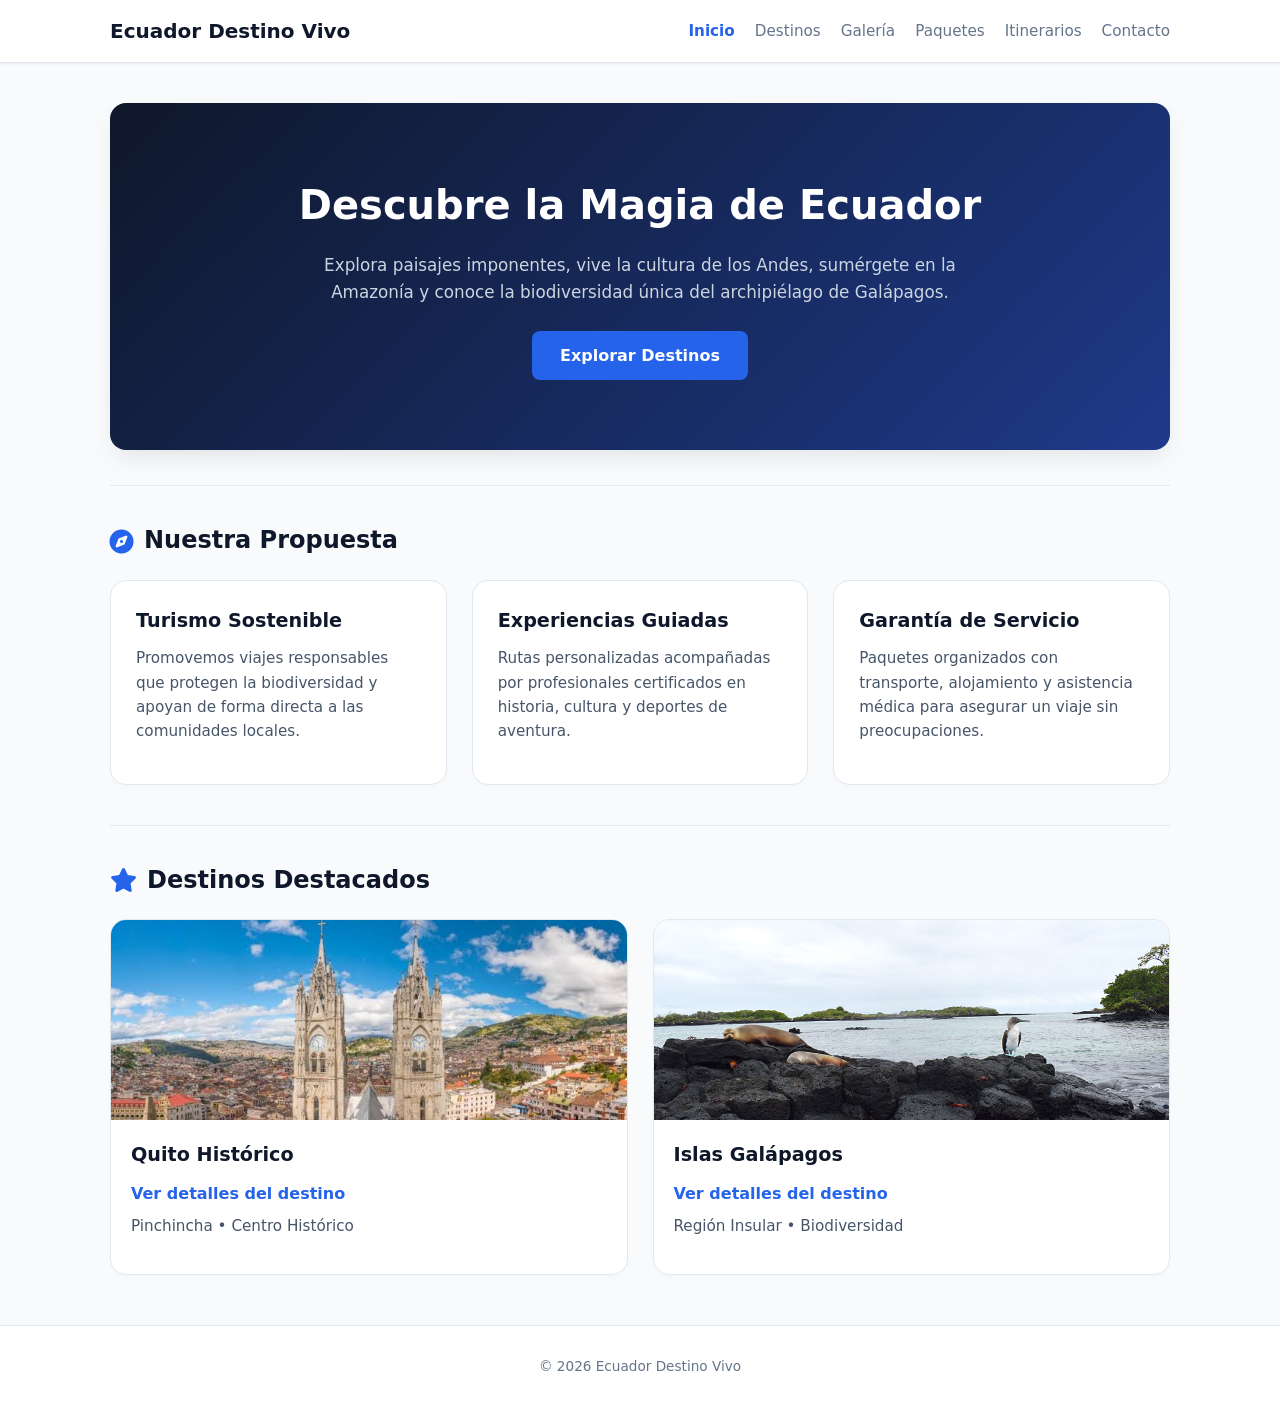
<file: index.html>
<!DOCTYPE html>
<html lang="es">
    <head>
        <meta charset="UTF-8">
        <meta name="viewport" content="width=device-width, initial-scale=1.0">
        <title>Ecuador Destino Vivo - Inicio</title>
        <link rel="stylesheet" href="./css/estilo.css">
        <link rel="stylesheet" href="https://cdnjs.cloudflare.com/ajax/libs/font-awesome/6.4.0/css/all.min.css">
    </head>
    <body>

        <nav id="menu">
            <div class="menu-contenido">
                <a href="index.html" class="logo-nombre">Ecuador Destino Vivo</a>
                <ul class="menu-links">
                    <li><a href="index.html" class="activo">Inicio</a></li>
                    <li><a href="destinos.html">Destinos</a></li>
                    <li><a href="galeria.html">Galería</a></li>
                    <li><a href="paquetes.html">Paquetes</a></li>
                    <li><a href="itinerarios.html">Itinerarios</a></li>
                    <li><a href="contacto.html">Contacto</a></li>
                </ul>
            </div>
        </nav>

        <main class="contenedor">

            <section id="presentacion" class="seccion-hero">
                <h1>Descubre la Magia de Ecuador</h1>
                <p>
                    Explora paisajes imponentes, vive la cultura de los Andes, sumérgete en la Amazonía 
                    y conoce la biodiversidad única del archipiélago de Galápagos.
                </p>
                <a href="destinos.html" class="boton-cta">Explorar Destinos</a>
            </section>

            <hr class="separador">

            <section id="identidad" class="seccion">
                <h2><i class="fa-solid fa-compass icono-titulo"></i> Nuestra Propuesta</h2>
                
                <div class="grid-tarjetas">
                    <article class="tarjeta">
                        <h3>Turismo Sostenible</h3>
                        <p>Promovemos viajes responsables que protegen la biodiversidad y apoyan de forma directa a las comunidades locales.</p>
                    </article>

                    <article class="tarjeta">
                        <h3>Experiencias Guiadas</h3>
                        <p>Rutas personalizadas acompañadas por profesionales certificados en historia, cultura y deportes de aventura.</p>
                    </article>

                    <article class="tarjeta">
                        <h3>Garantía de Servicio</h3>
                        <p>Paquetes organizados con transporte, alojamiento y asistencia médica para asegurar un viaje sin preocupaciones.</p>
                    </article>
                </div>
            </section>

            <hr class="separador">

            <section id="destacados" class="seccion">
                <h2><i class="fa-solid fa-star icono-titulo"></i> Destinos Destacados</h2>
                
                <div class="grid-tarjetas">
                    <article class="tarjeta tarjeta-imagen">
                        <img src="./img/quito.jpg" alt="Quito Centro Histórico" class="imagen-destino">
                        <div class="contenido-tarjeta">
                            <h3>Quito Histórico</h3>
                            <a href="destinos.html#quito" class="institucion-link">Ver detalles del destino</a>
                            <p class="detalles">Pinchincha • Centro Histórico</p>
                        </div>
                    </article>

                    <article class="tarjeta tarjeta-imagen">
                        <img src="./img/galapagos.jpg" alt="Islas Galápagos" class="imagen-destino">
                        <div class="contenido-tarjeta">
                            <h3>Islas Galápagos</h3>
                            <a href="destinos.html#galapagos" class="institucion-link">Ver detalles del destino</a>
                            <p class="detalles">Región Insular • Biodiversidad</p>
                        </div>
                    </article>
                </div>
            </section>

        </main>

        <footer id="pie">
            <p>&copy; 2026 Ecuador Destino Vivo</p>
        </footer>

    </body>
</html>
</file>
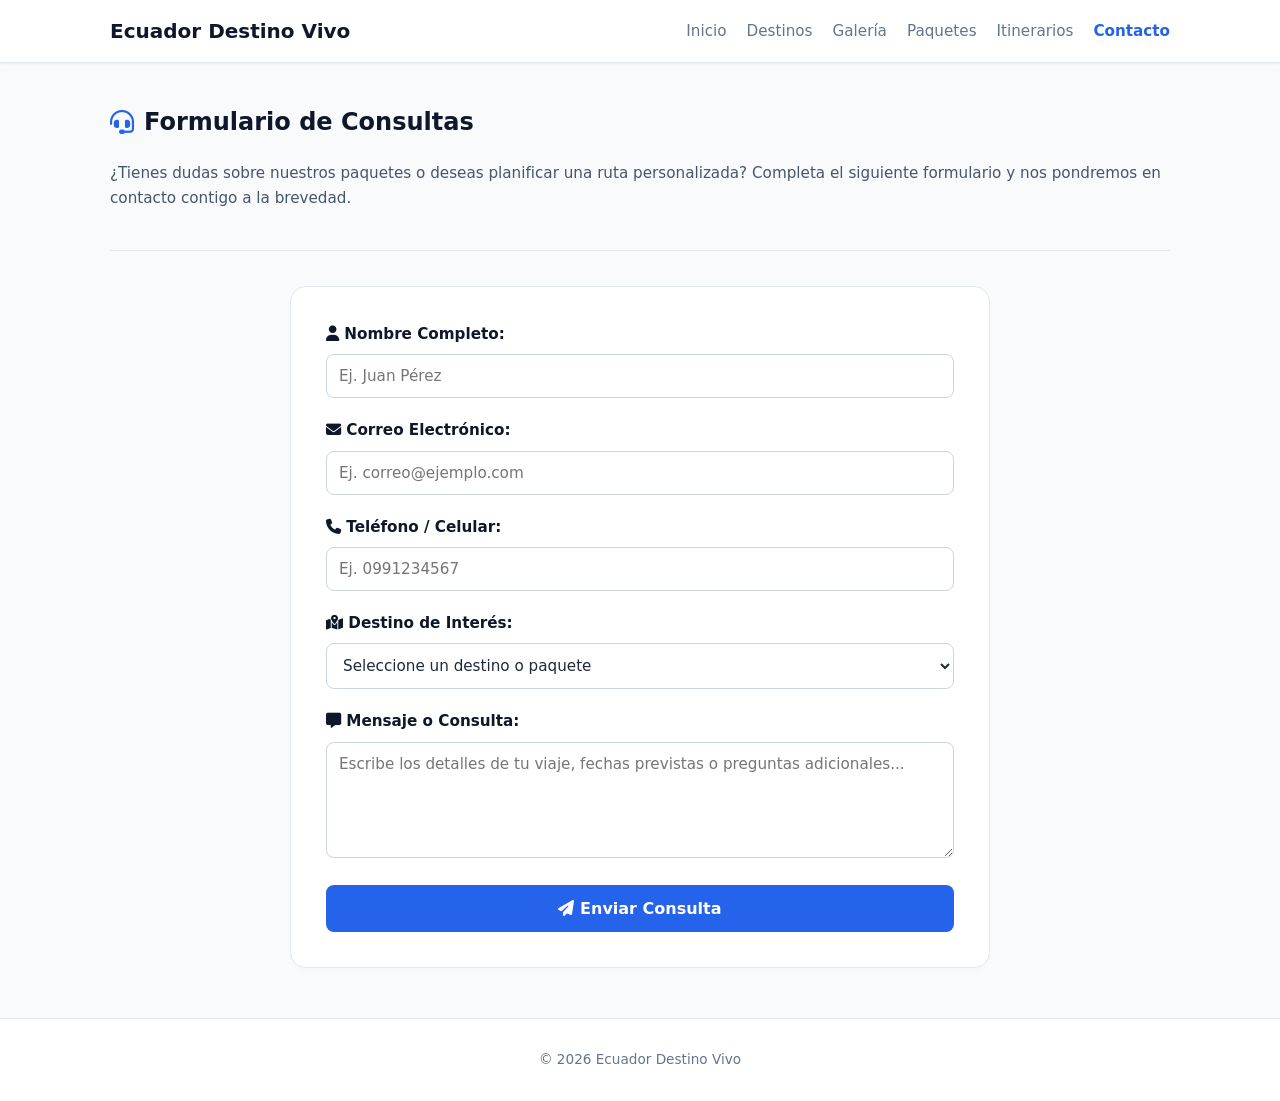
<file: contacto.html>
<!DOCTYPE html>
<html lang="es">
    <head>
        <meta charset="UTF-8">
        <meta name="viewport" content="width=device-width, initial-scale=1.0">
        <title>Ecuador Destino Vivo - Contacto</title>
        <link rel="stylesheet" href="./css/estilo.css">
        <link rel="stylesheet" href="https://cdnjs.cloudflare.com/ajax/libs/font-awesome/6.4.0/css/all.min.css">
    </head>
    <body>

        <nav id="menu">
            <div class="menu-contenido">
                <a href="index.html" class="logo-nombre">Ecuador Destino Vivo</a>
                <ul class="menu-links">
                    <li><a href="index.html">Inicio</a></li>
                    <li><a href="destinos.html">Destinos</a></li>
                    <li><a href="galeria.html">Galería</a></li>
                    <li><a href="paquetes.html">Paquetes</a></li>
                    <li><a href="itinerarios.html">Itinerarios</a></li>
                    <li><a href="contacto.html" class="activo">Contacto</a></li>
                </ul>
            </div>
        </nav>

        <main class="contenedor">

            <section class="seccion">
                <h2><i class="fa-solid fa-headset icono-titulo"></i> Formulario de Consultas</h2>
                <p class="descripcion-larga">
                    ¿Tienes dudas sobre nuestros paquetes o deseas planificar una ruta personalizada? Completa el siguiente formulario y nos pondremos en contacto contigo a la brevedad.
                </p>
            </section>

            <hr class="separador">

            <section class="seccion">
                <form action="#" method="POST" class="formulario-contacto">
                    
                    <div class="grupo-formulario">
                        <label for="nombre"><i class="fa-solid fa-user"></i> Nombre Completo:</label>
                        <input type="text" id="nombre" name="nombre" placeholder="Ej. Juan Pérez" required>
                    </div>

                    <div class="grupo-formulario">
                        <label for="correo"><i class="fa-solid fa-envelope"></i> Correo Electrónico:</label>
                        <input type="email" id="correo" name="correo" placeholder="Ej. correo@ejemplo.com" required>
                    </div>

                    <div class="grupo-formulario">
                        <label for="telefono"><i class="fa-solid fa-phone"></i> Teléfono / Celular:</label>
                        <input type="tel" id="telefono" name="telefono" placeholder="Ej. 0991234567" pattern="[0-9]{10}" title="Debe ingresar un número de 10 dígitos" required>
                    </div>

                    <div class="grupo-formulario">
                        <label for="destino"><i class="fa-solid fa-map-location-dot"></i> Destino de Interés:</label>
                        <select id="destino" name="destino" required>
                            <option value="" disabled selected>Seleccione un destino o paquete</option>
                            <option value="quito">Quito Colonial</option>
                            <option value="banos">Baños de Agua Santa</option>
                            <option value="galapagos">Islas Galápagos</option>
                            <option value="cuenca">Cuenca Patrimonial</option>
                            <option value="paquete-andina">Paquete: Aventura Andina</option>
                            <option value="paquete-insular">Paquete: Encanto Insular</option>
                            <option value="paquete-cultura">Paquete: Cultura y Tradición</option>
                        </select>
                    </div>

                    <div class="grupo-formulario">
                        <label for="mensaje"><i class="fa-solid fa-message"></i> Mensaje o Consulta:</label>
                        <textarea id="mensaje" name="mensaje" rows="5" placeholder="Escribe los detalles de tu viaje, fechas previstas o preguntas adicionales..." required></textarea>
                    </div>

                    <button type="submit" class="boton-enviar"><i class="fa-solid fa-paper-plane"></i> Enviar Consulta</button>

                </form>
            </section>

        </main>

        <footer id="pie">
            <p>&copy; 2026 Ecuador Destino Vivo</p>
        </footer>

    </body>
</html>
</file>
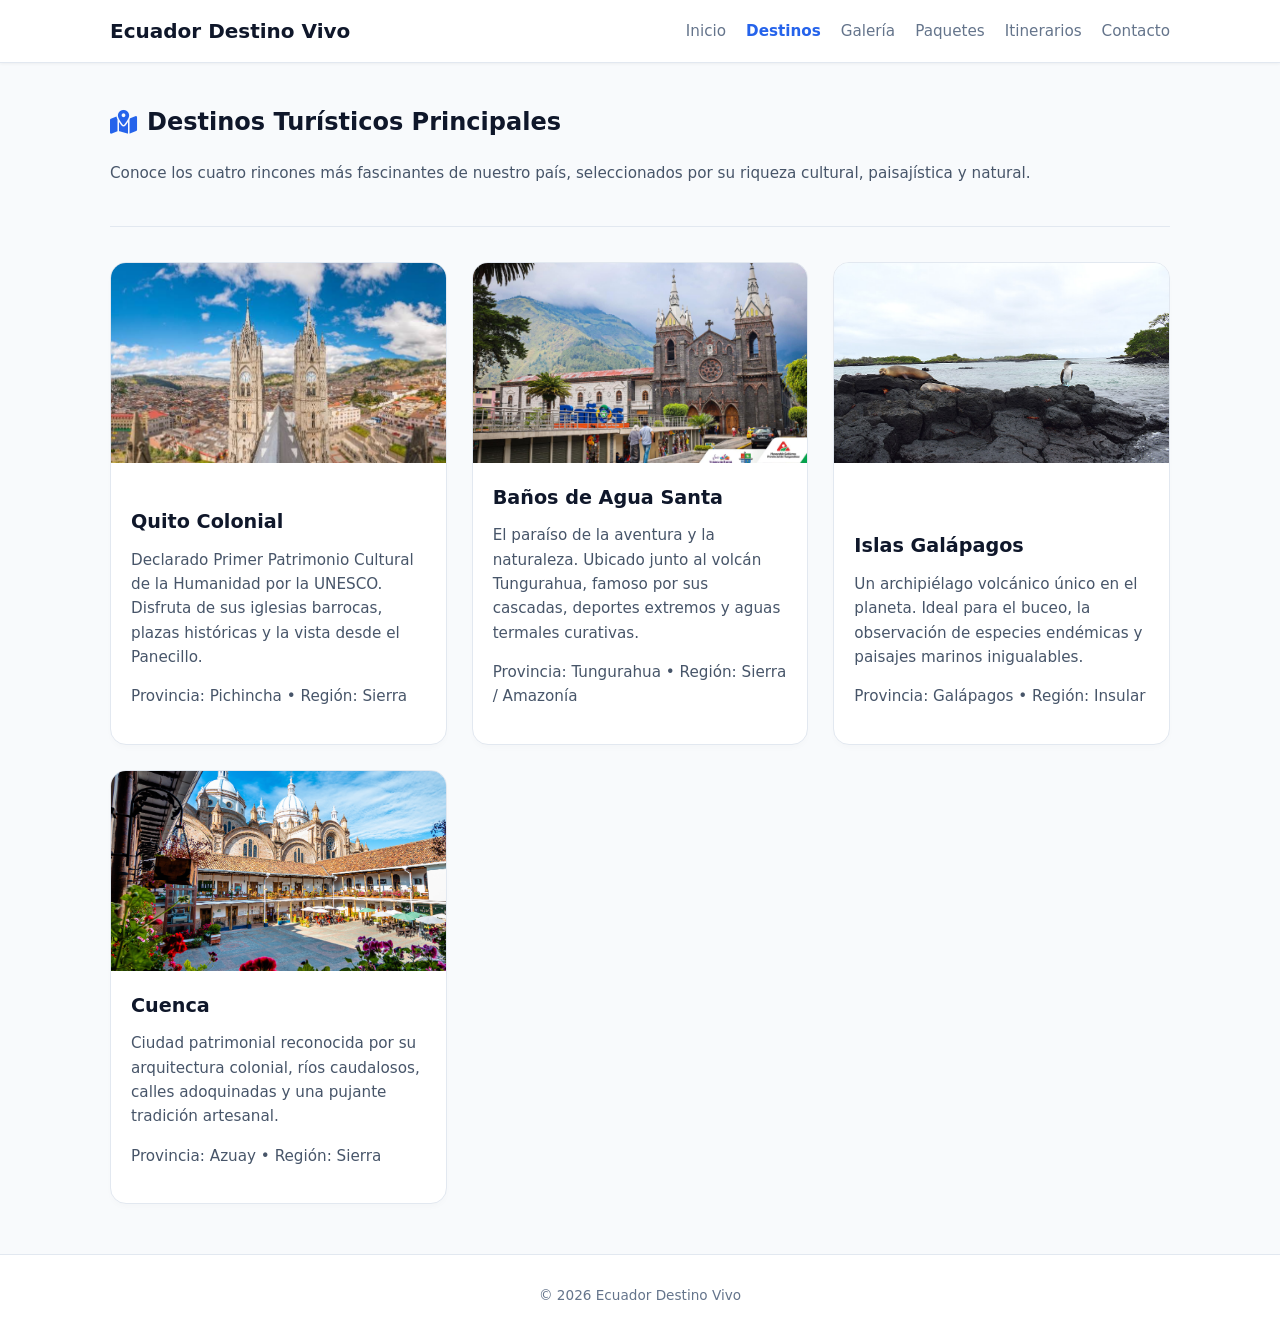
<file: destinos.html>
<!DOCTYPE html>
<html lang="es">
    <head>
        <meta charset="UTF-8">
        <meta name="viewport" content="width=device-width, initial-scale=1.0">
        <title>Ecuador Destino Vivo - Destinos</title>
        <link rel="stylesheet" href="./css/estilo.css">
        <link rel="stylesheet" href="https://cdnjs.cloudflare.com/ajax/libs/font-awesome/6.4.0/css/all.min.css">
    </head>
    <body>

        <nav id="menu">
            <div class="menu-contenido">
                <a href="index.html" class="logo-nombre">Ecuador Destino Vivo</a>
                <ul class="menu-links">
                    <li><a href="index.html">Inicio</a></li>
                    <li><a href="destinos.html" class="activo">Destinos</a></li>
                    <li><a href="galeria.html">Galería</a></li>
                    <li><a href="paquetes.html">Paquetes</a></li>
                    <li><a href="itinerarios.html">Itinerarios</a></li>
                    <li><a href="contacto.html">Contacto</a></li>
                </ul>
            </div>
        </nav>

        <main class="contenedor">

            <section class="seccion">
                <h2><i class="fa-solid fa-map-location-dot icono-titulo"></i> Destinos Turísticos Principales</h2>
                <p class="descripcion-larga">
                    Conoce los cuatro rincones más fascinantes de nuestro país, seleccionados por su riqueza cultural, paisajística y natural.
                </p>
            </section>

            <hr class="separador">

            <section class="seccion">
                <div class="grid-tarjetas">
                    
                    <article id="quito" class="tarjeta tarjeta-imagen">
                        <img src="./img/quito.jpg" alt="Quito" class="imagen-destino">
                        <div class="contenido-tarjeta">
                            <h3>Quito Colonial</h3>
                            <p class="descripcion-larga">
                                Declarado Primer Patrimonio Cultural de la Humanidad por la UNESCO. Disfruta de sus iglesias barrocas, plazas históricas y la vista desde el Panecillo.
                            </p>
                            <p class="detalles">Provincia: Pichincha • Región: Sierra</p>
                        </div>
                    </article>

                    <article id="banos" class="tarjeta tarjeta-imagen">
                        <img src="./img/baños.jpg" alt="Baños de Agua Santa" class="imagen-destino">
                        <div class="contenido-tarjeta">
                            <h3>Baños de Agua Santa</h3>
                            <p class="descripcion-larga">
                                El paraíso de la aventura y la naturaleza. Ubicado junto al volcán Tungurahua, famoso por sus cascadas, deportes extremos y aguas termales curativas.
                            </p>
                            <p class="detalles">Provincia: Tungurahua • Región: Sierra / Amazonía</p>
                        </div>
                    </article>

                    <article id="galapagos" class="tarjeta tarjeta-imagen">
                        <img src="./img/galapagos.jpg" alt="Islas Galápagos" class="imagen-destino">
                        <div class="contenido-tarjeta">
                            <h3>Islas Galápagos</h3>
                            <p class="descripcion-larga">
                                Un archipiélago volcánico único en el planeta. Ideal para el buceo, la observación de especies endémicas y paisajes marinos inigualables.
                            </p>
                            <p class="detalles">Provincia: Galápagos • Región: Insular</p>
                        </div>
                    </article>

                    <article id="cuenca" class="tarjeta tarjeta-imagen">
                        <img src="./img/cuenca.jpg" alt="Cuenca" class="imagen-destino">
                        <div class="contenido-tarjeta">
                            <h3>Cuenca</h3>
                            <p class="descripcion-larga">
                                Ciudad patrimonial reconocida por su arquitectura colonial, ríos caudalosos, calles adoquinadas y una pujante tradición artesanal.
                            </p>
                            <p class="detalles">Provincia: Azuay • Región: Sierra</p>
                        </div>
                    </article>

                </div>
            </section>

        </main>

        <footer id="pie">
            <p>&copy; 2026 Ecuador Destino Vivo</p>
        </footer>

    </body>
</html>
</file>
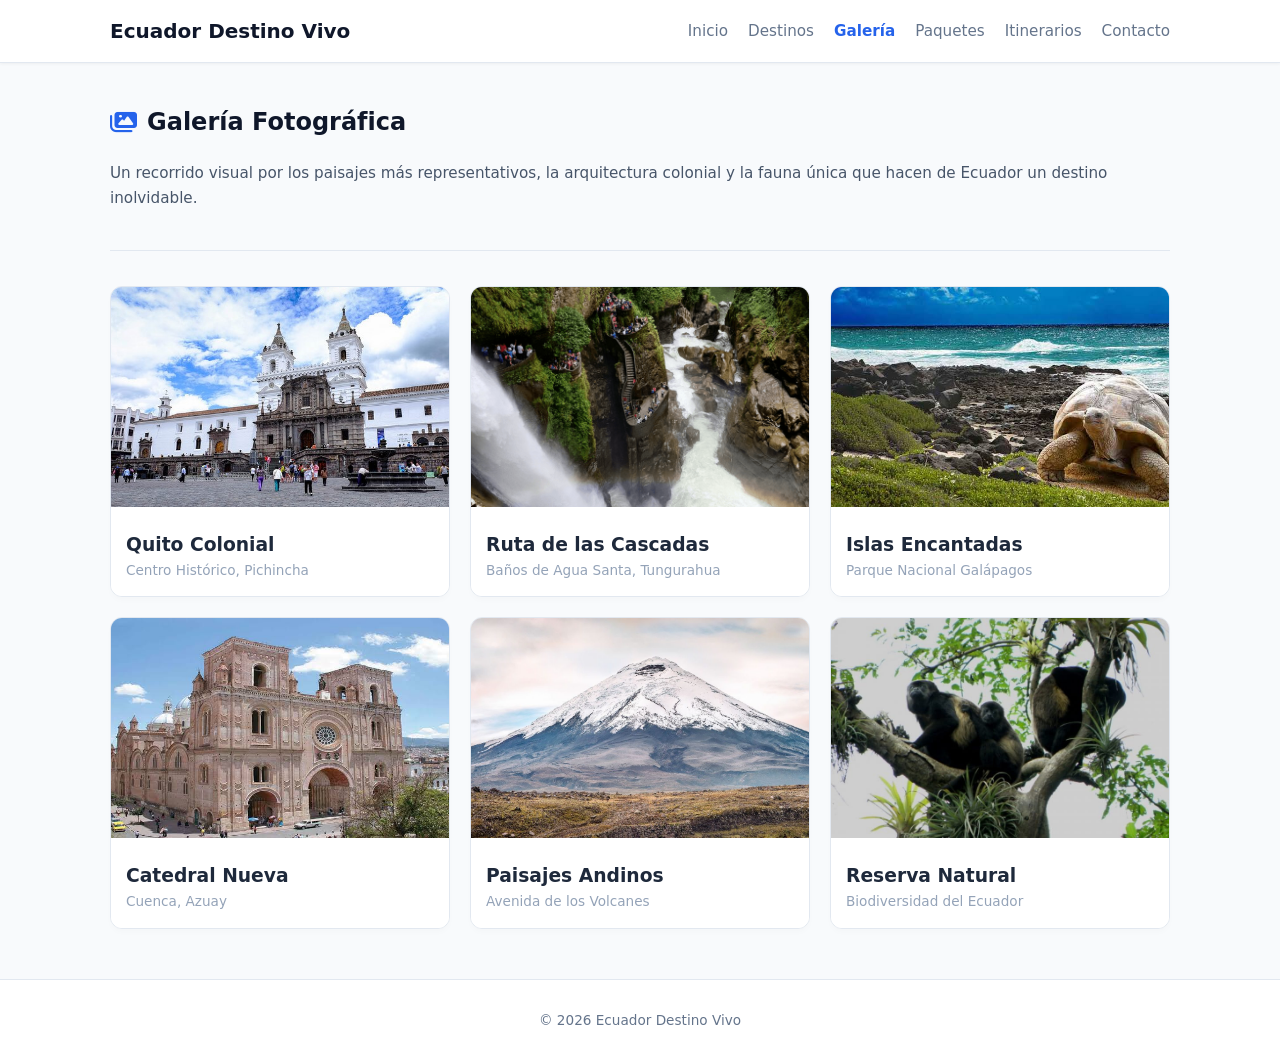
<file: galeria.html>
<!DOCTYPE html>
<html lang="es">
    <head>
        <meta charset="UTF-8">
        <meta name="viewport" content="width=device-width, initial-scale=1.0">
        <title>Ecuador Destino Vivo - Galería</title>
        <link rel="stylesheet" href="./css/estilo.css">
        <link rel="stylesheet" href="https://cdnjs.cloudflare.com/ajax/libs/font-awesome/6.4.0/css/all.min.css">
    </head>
    <body>

        <nav id="menu">
            <div class="menu-contenido">
                <a href="index.html" class="logo-nombre">Ecuador Destino Vivo</a>
                <ul class="menu-links">
                    <li><a href="index.html">Inicio</a></li>
                    <li><a href="destinos.html">Destinos</a></li>
                    <li><a href="galeria.html" class="activo">Galería</a></li>
                    <li><a href="paquetes.html">Paquetes</a></li>
                    <li><a href="itinerarios.html">Itinerarios</a></li>
                    <li><a href="contacto.html">Contacto</a></li>
                </ul>
            </div>
        </nav>

        <main class="contenedor">

            <section class="seccion">
                <h2><i class="fa-solid fa-images icono-titulo"></i> Galería Fotográfica</h2>
                <p class="descripcion-larga">
                    Un recorrido visual por los paisajes más representativos, la arquitectura colonial y la fauna única que hacen de Ecuador un destino inolvidable.
                </p>
            </section>

            <hr class="separador">

            <section class="seccion">
                <div class="grid-galeria">
                    
                    <article class="item-galeria">
                        <img src="./img/centroHistorico.jpg" alt="Iglesia de la Compañía en Quito" class="imagen-galeria">
                        <div class="pie-imagen">
                            <h3>Quito Colonial</h3>
                            <p class="detalles">Centro Histórico, Pichincha</p>
                        </div>
                    </article>

                    <article class="item-galeria">
                        <img src="./img/aguaSanta.jpg" alt="Cascada en Baños de Agua Santa" class="imagen-galeria">
                        <div class="pie-imagen">
                            <h3>Ruta de las Cascadas</h3>
                            <p class="detalles">Baños de Agua Santa, Tungurahua</p>
                        </div>
                    </article>

                    <article class="item-galeria">
                        <img src="./img/parqueGalapagos.jpg" alt="Paisaje de Islas Galápagos" class="imagen-galeria">
                        <div class="pie-imagen">
                            <h3>Islas Encantadas</h3>
                            <p class="detalles">Parque Nacional Galápagos</p>
                        </div>
                    </article>

                    <article class="item-galeria">
                        <img src="./img/catedral.jpg" alt="Catedral de Cuenca" class="imagen-galeria">
                        <div class="pie-imagen">
                            <h3>Catedral Nueva</h3>
                            <p class="detalles">Cuenca, Azuay</p>
                        </div>
                    </article>

                    <article class="item-galeria">
                        <img src="./img/volcanes.jpg" alt="Paisaje Andino" class="imagen-galeria">
                        <div class="pie-imagen">
                            <h3>Paisajes Andinos</h3>
                            <p class="detalles">Avenida de los Volcanes</p>
                        </div>
                    </article>

                    <article class="item-galeria">
                        <img src="./img/biodiversidad.jpg" alt="Naturaleza y Selva" class="imagen-galeria">
                        <div class="pie-imagen">
                            <h3>Reserva Natural</h3>
                            <p class="detalles">Biodiversidad del Ecuador</p>
                        </div>
                    </article>

                </div>
            </section>

        </main>

        <footer id="pie">
            <p>&copy; 2026 Ecuador Destino Vivo</p>
        </footer>

    </body>
</html>
</file>
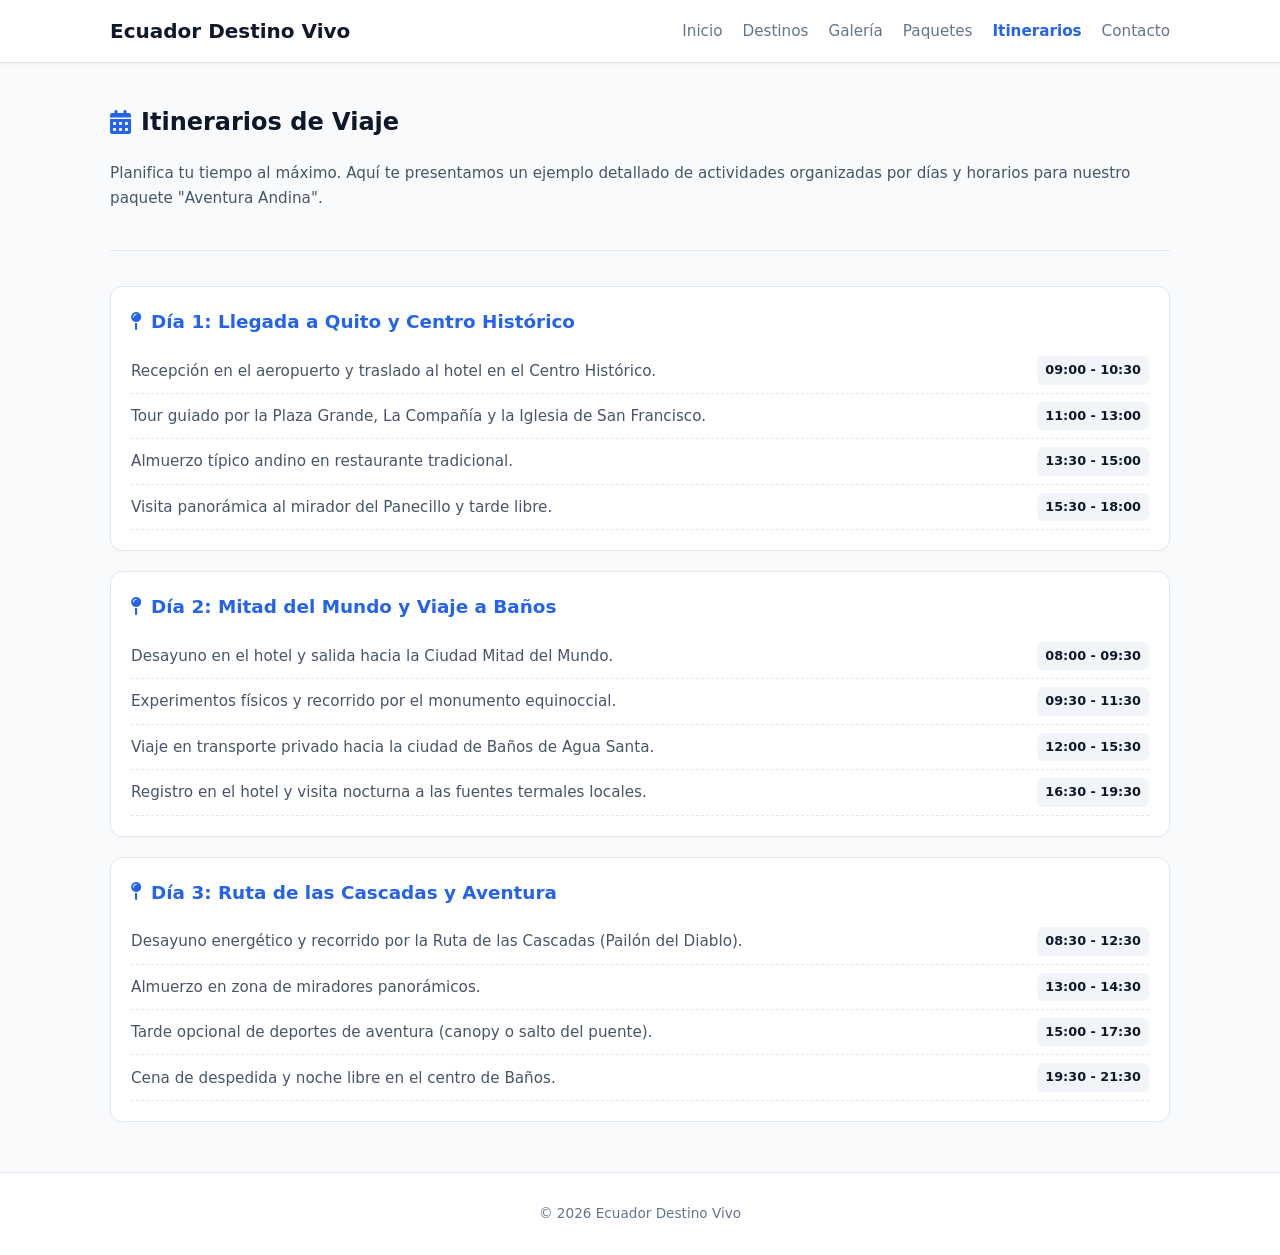
<file: itinerarios.html>
<!DOCTYPE html>
<html lang="es">
    <head>
        <meta charset="UTF-8">
        <meta name="viewport" content="width=device-width, initial-scale=1.0">
        <title>Ecuador Destino Vivo - Itinerarios</title>
        <link rel="stylesheet" href="./css/estilo.css">
        <link rel="stylesheet" href="https://cdnjs.cloudflare.com/ajax/libs/font-awesome/6.4.0/css/all.min.css">
    </head>
    <body>

        <nav id="menu">
            <div class="menu-contenido">
                <a href="index.html" class="logo-nombre">Ecuador Destino Vivo</a>
                <ul class="menu-links">
                    <li><a href="index.html">Inicio</a></li>
                    <li><a href="destinos.html">Destinos</a></li>
                    <li><a href="galeria.html">Galería</a></li>
                    <li><a href="paquetes.html">Paquetes</a></li>
                    <li><a href="itinerarios.html" class="activo">Itinerarios</a></li>
                    <li><a href="contacto.html">Contacto</a></li>
                </ul>
            </div>
        </nav>

        <main class="contenedor">

            <section class="seccion">
                <h2><i class="fa-solid fa-calendar-days icono-titulo"></i> Itinerarios de Viaje</h2>
                <p class="descripcion-larga">
                    Planifica tu tiempo al máximo. Aquí te presentamos un ejemplo detallado de actividades organizadas por días y horarios para nuestro paquete "Aventura Andina".
                </p>
            </section>

            <hr class="separador">

            <section class="seccion">
                <div class="contenedor-itinerario">
                    
                    <div class="bloque-dia">
                        <h3><i class="fa-solid fa-map-pin"></i> Día 1: Llegada a Quito y Centro Histórico</h3>
                        <ul class="lista-actividades">
                            <li><span>Recepción en el aeropuerto y traslado al hotel en el Centro Histórico.</span> <span class="horario">09:00 - 10:30</span></li>
                            <li><span>Tour guiado por la Plaza Grande, La Compañía y la Iglesia de San Francisco.</span> <span class="horario">11:00 - 13:00</span></li>
                            <li><span>Almuerzo típico andino en restaurante tradicional.</span> <span class="horario">13:30 - 15:00</span></li>
                            <li><span>Visita panorámica al mirador del Panecillo y tarde libre.</span> <span class="horario">15:30 - 18:00</span></li>
                        </ul>
                    </div>

                    <div class="bloque-dia">
                        <h3><i class="fa-solid fa-map-pin"></i> Día 2: Mitad del Mundo y Viaje a Baños</h3>
                        <ul class="lista-actividades">
                            <li><span>Desayuno en el hotel y salida hacia la Ciudad Mitad del Mundo.</span> <span class="horario">08:00 - 09:30</span></li>
                            <li><span>Experimentos físicos y recorrido por el monumento equinoccial.</span> <span class="horario">09:30 - 11:30</span></li>
                            <li><span>Viaje en transporte privado hacia la ciudad de Baños de Agua Santa.</span> <span class="horario">12:00 - 15:30</span></li>
                            <li><span>Registro en el hotel y visita nocturna a las fuentes termales locales.</span> <span class="horario">16:30 - 19:30</span></li>
                        </ul>
                    </div>

                    <div class="bloque-dia">
                        <h3><i class="fa-solid fa-map-pin"></i> Día 3: Ruta de las Cascadas y Aventura</h3>
                        <ul class="lista-actividades">
                            <li><span>Desayuno energético y recorrido por la Ruta de las Cascadas (Pailón del Diablo).</span> <span class="horario">08:30 - 12:30</span></li>
                            <li><span>Almuerzo en zona de miradores panorámicos.</span> <span class="horario">13:00 - 14:30</span></li>
                            <li><span>Tarde opcional de deportes de aventura (canopy o salto del puente).</span> <span class="horario">15:00 - 17:30</span></li>
                            <li><span>Cena de despedida y noche libre en el centro de Baños.</span> <span class="horario">19:30 - 21:30</span></li>
                        </ul>
                    </div>

                </div>
            </section>

        </main>

        <footer id="pie">
            <p>&copy; 2026 Ecuador Destino Vivo</p>
        </footer>

    </body>
</html>
</file>
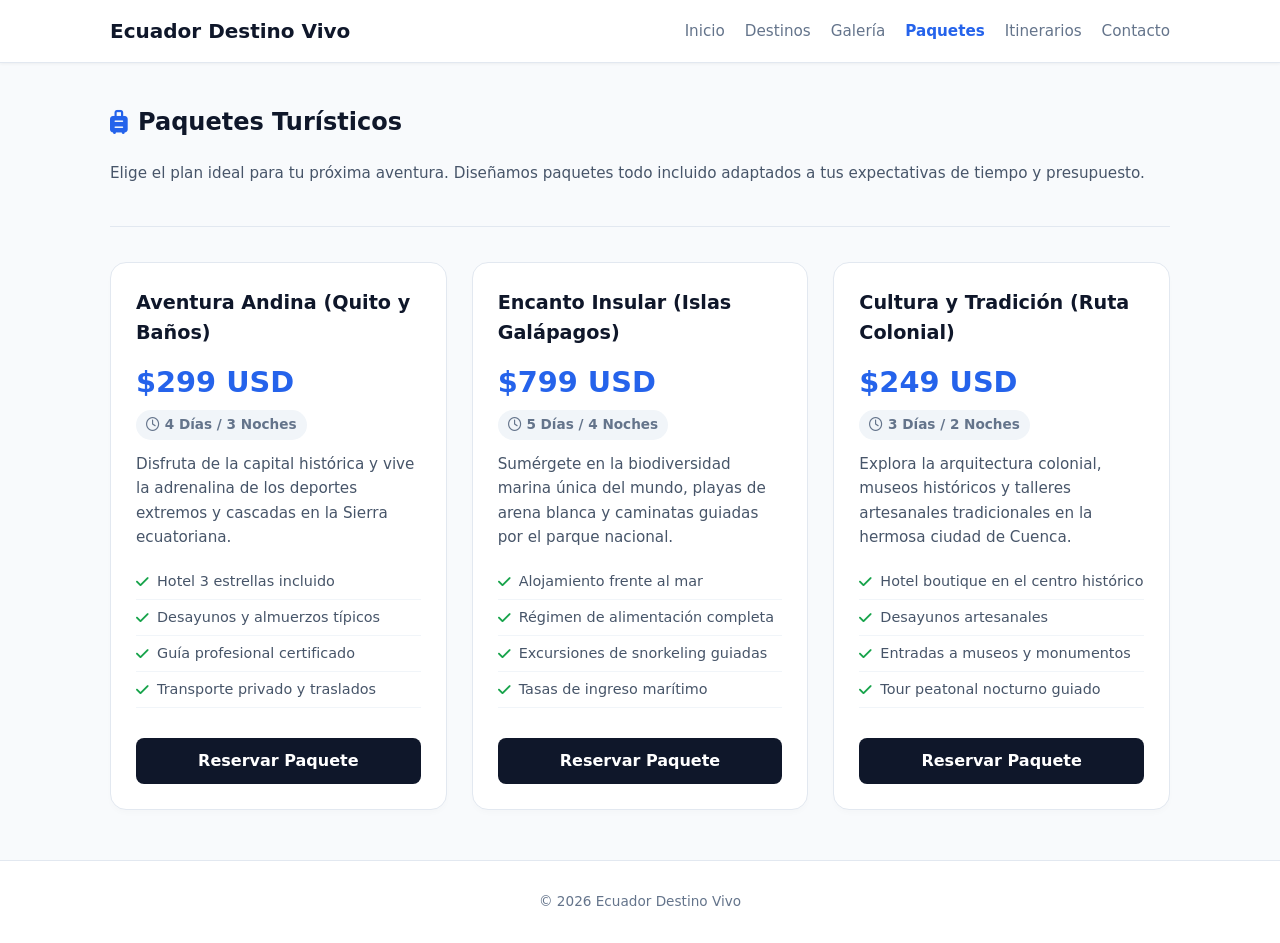
<file: paquetes.html>
<!DOCTYPE html>
<html lang="es">
    <head>
        <meta charset="UTF-8">
        <meta name="viewport" content="width=device-width, initial-scale=1.0">
        <title>Ecuador Destino Vivo - Paquetes</title>
        <link rel="stylesheet" href="./css/estilo.css">
        <link rel="stylesheet" href="https://cdnjs.cloudflare.com/ajax/libs/font-awesome/6.4.0/css/all.min.css">
    </head>
    <body>

        <nav id="menu">
            <div class="menu-contenido">
                <a href="index.html" class="logo-nombre">Ecuador Destino Vivo</a>
                <ul class="menu-links">
                    <li><a href="index.html">Inicio</a></li>
                    <li><a href="destinos.html">Destinos</a></li>
                    <li><a href="galeria.html">Galería</a></li>
                    <li><a href="paquetes.html" class="activo">Paquetes</a></li>
                    <li><a href="itinerarios.html">Itinerarios</a></li>
                    <li><a href="contacto.html">Contacto</a></li>
                </ul>
            </div>
        </nav>

        <main class="contenedor">

            <section class="seccion">
                <h2><i class="fa-solid fa-suitcase-rolling icono-titulo"></i> Paquetes Turísticos</h2>
                <p class="descripcion-larga">
                    Elige el plan ideal para tu próxima aventura. Diseñamos paquetes todo incluido adaptados a tus expectativas de tiempo y presupuesto.
                </p>
            </section>

            <hr class="separador">

            <section class="seccion">
                <div class="grid-tarjetas">
                    
                    <article class="tarjeta">
                        <div>
                            <h3>Aventura Andina (Quito y Baños)</h3>
                            <div class="precio-paquete">$299 USD</div>
                            <div class="duracion-paquete"><i class="fa-regular fa-clock"></i> 4 Días / 3 Noches</div>
                            <p class="descripcion-larga">
                                Disfruta de la capital histórica y vive la adrenalina de los deportes extremos y cascadas en la Sierra ecuatoriana.
                            </p>
                            <ul class="lista-servicios">
                                <li><i class="fa-solid fa-check"></i> Hotel 3 estrellas incluido</li>
                                <li><i class="fa-solid fa-check"></i> Desayunos y almuerzos típicos</li>
                                <li><i class="fa-solid fa-check"></i> Guía profesional certificado</li>
                                <li><i class="fa-solid fa-check"></i> Transporte privado y traslados</li>
                            </ul>
                        </div>
                        <a href="contacto.html" class="boton-paquete">Reservar Paquete</a>
                    </article>

                    <article class="tarjeta">
                        <div>
                            <h3>Encanto Insular (Islas Galápagos)</h3>
                            <div class="precio-paquete">$799 USD</div>
                            <div class="duracion-paquete"><i class="fa-regular fa-clock"></i> 5 Días / 4 Noches</div>
                            <p class="descripcion-larga">
                                Sumérgete en la biodiversidad marina única del mundo, playas de arena blanca y caminatas guiadas por el parque nacional.
                            </p>
                            <ul class="lista-servicios">
                                <li><i class="fa-solid fa-check"></i> Alojamiento frente al mar</li>
                                <li><i class="fa-solid fa-check"></i> Régimen de alimentación completa</li>
                                <li><i class="fa-solid fa-check"></i> Excursiones de snorkeling guiadas</li>
                                <li><i class="fa-solid fa-check"></i> Tasas de ingreso marítimo</li>
                            </ul>
                        </div>
                        <a href="contacto.html" class="boton-paquete">Reservar Paquete</a>
                    </article>

                    <article class="tarjeta">
                        <div>
                            <h3>Cultura y Tradición (Ruta Colonial)</h3>
                            <div class="precio-paquete">$249 USD</div>
                            <div class="duracion-paquete"><i class="fa-regular fa-clock"></i> 3 Días / 2 Noches</div>
                            <p class="descripcion-larga">
                                Explora la arquitectura colonial, museos históricos y talleres artesanales tradicionales en la hermosa ciudad de Cuenca.
                            </p>
                            <ul class="lista-servicios">
                                <li><i class="fa-solid fa-check"></i> Hotel boutique en el centro histórico</li>
                                <li><i class="fa-solid fa-check"></i> Desayunos artesanales</li>
                                <li><i class="fa-solid fa-check"></i> Entradas a museos y monumentos</li>
                                <li><i class="fa-solid fa-check"></i> Tour peatonal nocturno guiado</li>
                            </ul>
                        </div>
                        <a href="contacto.html" class="boton-paquete">Reservar Paquete</a>
                    </article>

                </div>
            </section>

        </main>

        <footer id="pie">
            <p>&copy; 2026 Ecuador Destino Vivo</p>
        </footer>

    </body>
</html>
</file>
<file: css/estilo.css>
* {
    margin: 0;
    padding: 0;
    box-sizing: border-box;
    font-family: system-ui, -apple-system, BlinkMacSystemFont, 'Segoe UI', Roboto, sans-serif;
}

body {
    background-color: #f8fafc;
    color: #1e293b;
    line-height: 1.6;
}

#menu {
    background-color: #ffffff;
    border-bottom: 1px solid #e2e8f0;
    position: sticky;
    top: 0;
    z-index: 1000;
    box-shadow: 0 1px 3px rgba(0, 0, 0, 0.05);
}

.menu-contenido {
    max-width: 1100px;
    margin: 0 auto;
    display: flex;
    justify-content: space-between;
    align-items: center;
    padding: 15px 20px;
}

.logo-nombre {
    font-size: 1.25rem;
    font-weight: 700;
    color: #0f172a;
    text-decoration: none;
}

.menu-links {
    list-style: none;
    display: flex;
    gap: 20px;
}

.menu-links a {
    text-decoration: none;
    color: #64748b;
    font-weight: 500;
    font-size: 0.95rem;
    transition: color 0.2s;
}

.menu-links a:hover,
.menu-links a.activo {
    color: #2563eb;
    font-weight: 600;
}

.contenedor {
    max-width: 1100px;
    margin: 40px auto;
    padding: 0 20px;
}

.seccion {
    margin-bottom: 40px;
}

.seccion h2 {
    font-size: 1.5rem;
    color: #0f172a;
    margin-bottom: 20px;
    display: flex;
    align-items: center;
    gap: 10px;
}

.icono-titulo {
    color: #2563eb;
}

.separador {
    border: none;
    border-top: 1px solid #e2e8f0;
    margin: 35px 0;
}


.seccion-hero {
    background: linear-gradient(135deg, #0f172a 0%, #1e3a8a 100%);
    color: #ffffff;
    padding: 70px 30px;
    border-radius: 16px;
    text-align: center;
    box-shadow: 0 10px 25px -5px rgba(0, 0, 0, 0.1);
}

.seccion-hero h1 {
    font-size: 2.5rem;
    margin-bottom: 15px;
    font-weight: 800;
}

.seccion-hero p {
    color: #cbd5e1;
    max-width: 700px;
    margin: 0 auto 25px auto;
    font-size: 1.05rem;
}

.boton-cta {
    display: inline-block;
    background-color: #2563eb;
    color: #ffffff;
    padding: 12px 28px;
    border-radius: 8px;
    text-decoration: none;
    font-weight: 600;
    transition: background-color 0.2s, transform 0.2s;
}

.boton-cta:hover {
    background-color: #1d4ed8;
    transform: translateY(-2px);
}

.grid-tarjetas {
    display: grid;
    grid-template-columns: repeat(auto-fit, minmax(300px, 1fr));
    gap: 25px;
}

.tarjeta {
    background-color: #ffffff;
    border: 1px solid #e2e8f0;
    padding: 25px;
    border-radius: 16px;
    box-shadow: 0 4px 6px -1px rgba(0, 0, 0, 0.02);
    transition: transform 0.2s ease, box-shadow 0.2s ease;
    display: flex;
    flex-direction: column;
    justify-content: space-between;
}

.tarjeta:hover {
    transform: translateY(-4px);
    box-shadow: 0 10px 15px -3px rgba(37, 99, 235, 0.08);
    border-color: #cbd5e1;
}

.tarjeta h3 {
    font-size: 1.2rem;
    color: #0f172a;
    margin-bottom: 10px;
}

.tarjeta p, .descripcion-larga {
    color: #475569;
    font-size: 0.95rem;
    margin-bottom: 15px;
}

.tarjeta-imagen {
    padding: 0;
    overflow: hidden;
}

.imagen-destino {
    width: 100%;
    height: 200px;
    object-fit: cover;
}

.contenido-tarjeta {
    padding: 20px;
}

.institucion-link {
    color: #2563eb;
    text-decoration: none;
    font-weight: 600;
    display: inline-block;
    margin-bottom: 8px;
}

.institucion-link:hover {
    text-decoration: underline;
}

.detalles {
    color: #94a3b8;
    font-size: 0.85rem;
}

.grid-galeria {
    display: grid;
    grid-template-columns: repeat(auto-fit, minmax(280px, 1fr));
    gap: 20px;
}

.item-galeria {
    background-color: #ffffff;
    border: 1px solid #e2e8f0;
    border-radius: 12px;
    overflow: hidden;
    box-shadow: 0 4px 6px -1px rgba(0, 0, 0, 0.02);
}

.imagen-galeria {
    width: 100%;
    height: 220px;
    object-fit: cover;
    transition: transform 0.3s;
}

.imagen-galeria:hover {
    transform: scale(1.03);
}

.pie-imagen {
    padding: 15px;
    background-color: #ffffff;
}

.precio-paquete {
    font-size: 1.8rem;
    font-weight: 800;
    color: #2563eb;
    margin: 10px 0 5px 0;
}

.duracion-paquete {
    font-size: 0.85rem;
    color: #64748b;
    font-weight: 600;
    background-color: #f1f5f9;
    padding: 4px 10px;
    border-radius: 20px;
    display: inline-block;
    margin-bottom: 12px;
}

.lista-servicios {
    list-style: none;
    margin: 15px 0;
    padding: 0;
}

.lista-servicios li {
    font-size: 0.9rem;
    color: #475569;
    padding: 6px 0;
    border-bottom: 1px solid #f1f5f9;
    display: flex;
    align-items: center;
    gap: 8px;
}

.lista-servicios li i {
    color: #16a34a;
}

.boton-paquete {
    display: block;
    text-align: center;
    background-color: #0f172a;
    color: #ffffff;
    padding: 10px;
    border-radius: 8px;
    text-decoration: none;
    font-weight: 600;
    transition: background-color 0.2s;
    margin-top: 15px;
}

.boton-paquete:hover {
    background-color: #2563eb;
}

.contenedor-itinerario {
    display: flex;
    flex-direction: column;
    gap: 20px;
}

.bloque-dia {
    background-color: #ffffff;
    border: 1px solid #e2e8f0;
    border-radius: 12px;
    padding: 20px;
    box-shadow: 0 2px 4px rgba(0,0,0,0.02);
}

.bloque-dia h3 {
    font-size: 1.15rem;
    color: #2563eb;
    margin-bottom: 12px;
    display: flex;
    align-items: center;
    gap: 8px;
}

.lista-actividades {
    list-style: none;
    padding: 0;
}

.lista-actividades li {
    font-size: 0.95rem;
    color: #475569;
    padding: 8px 0;
    border-bottom: 1px dashed #e2e8f0;
    display: flex;
    justify-content: space-between;
    align-items: center;
    gap: 15px;
}

.horario {
    font-weight: 600;
    color: #0f172a;
    background-color: #f1f5f9;
    padding: 4px 8px;
    border-radius: 6px;
    font-size: 0.8rem;
    white-space: nowrap;
}

.formulario-contacto {
    background-color: #ffffff;
    border: 1px solid #e2e8f0;
    border-radius: 16px;
    padding: 35px;
    max-width: 700px;
    margin: 0 auto;
    box-shadow: 0 4px 6px -1px rgba(0, 0, 0, 0.02);
}

.grupo-formulario {
    margin-bottom: 20px;
}

.grupo-formulario label {
    display: block;
    font-size: 0.95rem;
    font-weight: 600;
    color: #0f172a;
    margin-bottom: 8px;
}

.grupo-formulario input,
.grupo-formulario select,
.grupo-formulario textarea {
    width: 100%;
    padding: 12px;
    border: 1px solid #cbd5e1;
    border-radius: 8px;
    font-size: 0.95rem;
    color: #1e293b;
    background-color: #ffffff;
}

.grupo-formulario input:focus,
.grupo-formulario select:focus,
.grupo-formulario textarea:focus {
    outline: none;
    border-color: #2563eb;
    box-shadow: 0 0 0 3px rgba(37, 99, 235, 0.1);
}

.boton-enviar {
    background-color: #2563eb;
    color: #ffffff;
    border: none;
    padding: 14px;
    border-radius: 8px;
    font-size: 1rem;
    font-weight: 600;
    cursor: pointer;
    width: 100%;
    transition: background-color 0.2s;
}

.boton-enviar:hover {
    background-color: #1d4ed8;
}

#pie {
    text-align: center;
    padding: 30px;
    color: #64748b;
    font-size: 0.85rem;
    border-top: 1px solid #e2e8f0;
    margin-top: 50px;
    background-color: #ffffff;
}

@media (max-width: 768px) {
    .menu-contenido {
        flex-direction: column;
        gap: 15px;
    }
    .menu-links {
        justify-content: center;
        gap: 15px;
    }
    .seccion-hero h1 {
        font-size: 1.8rem;
    }
}
</file>
